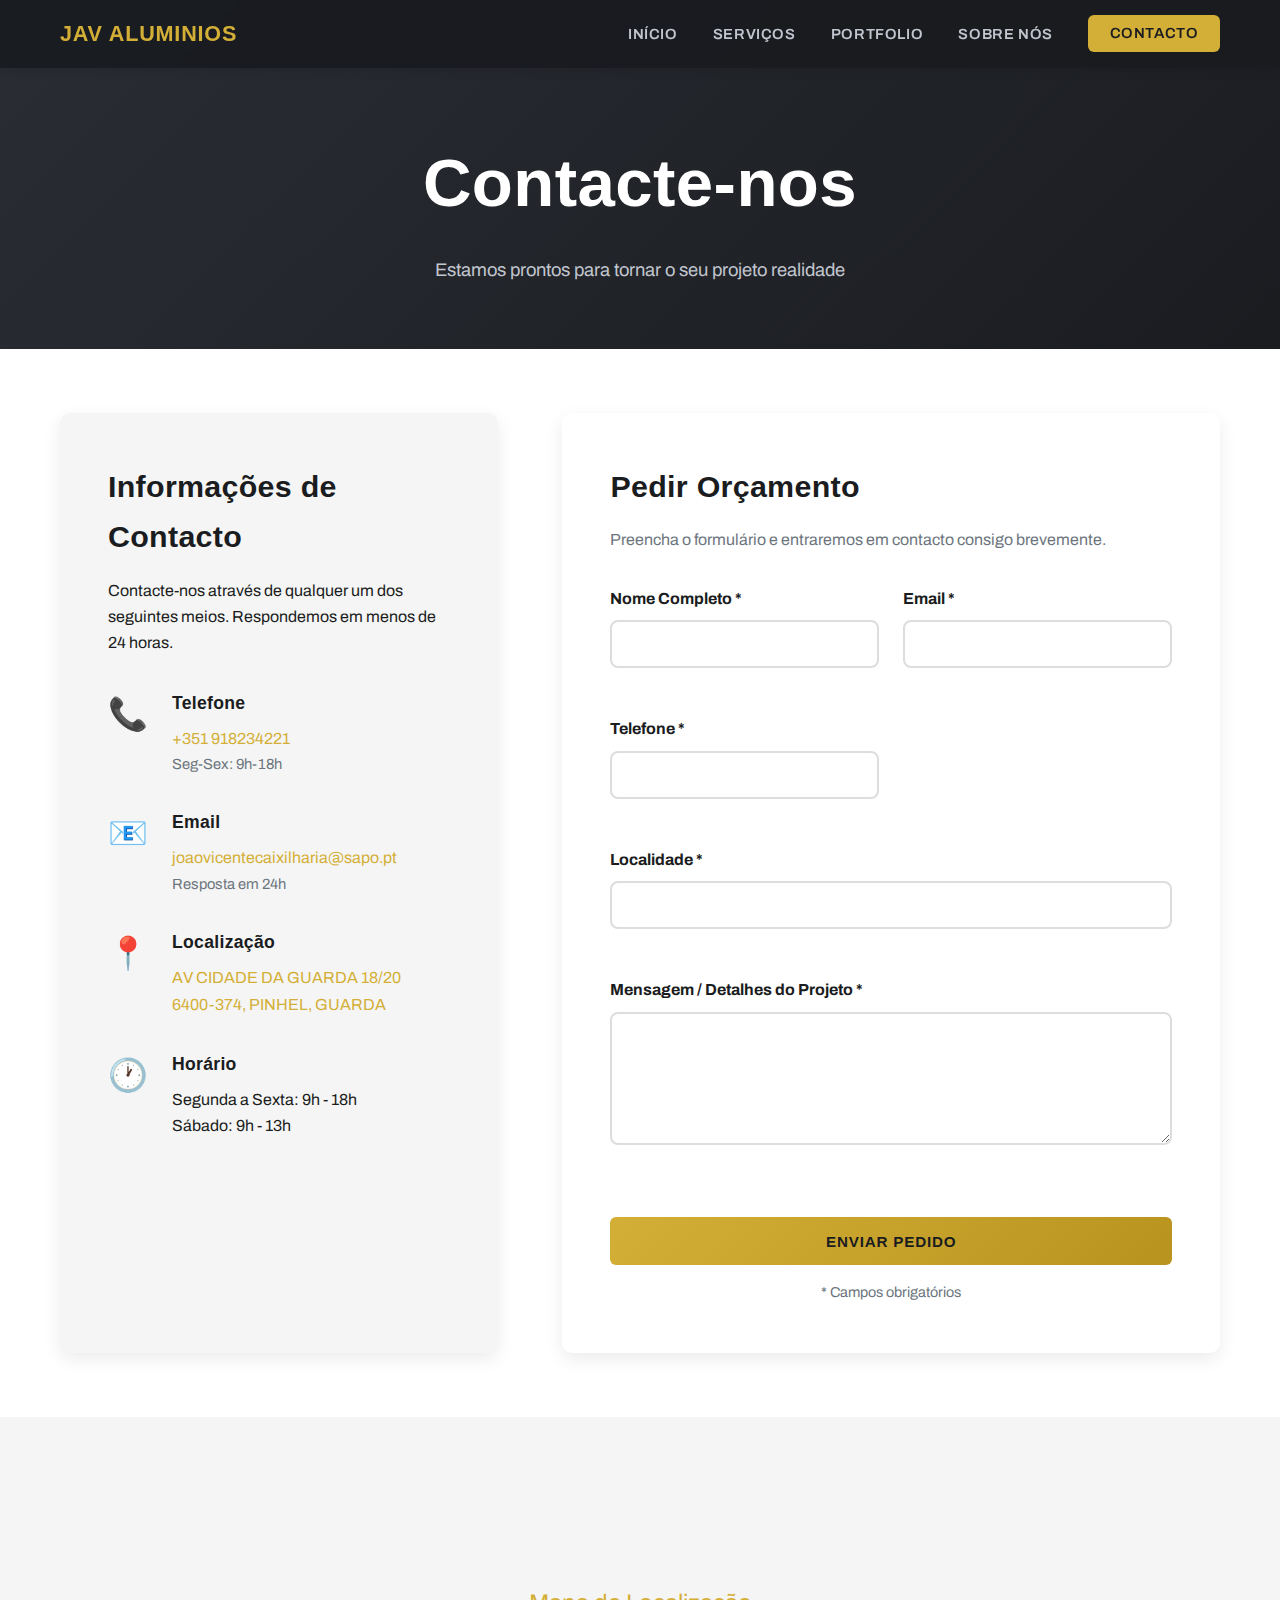
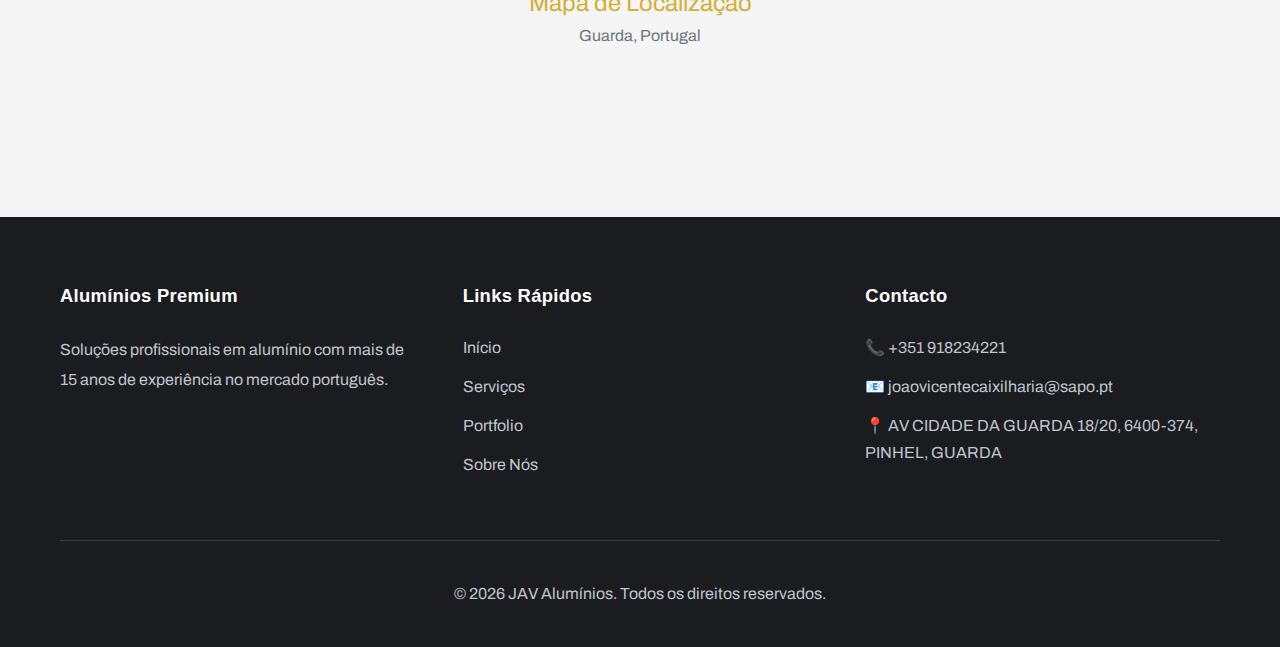
<file: contacto.html>
<!DOCTYPE html>
<html lang="pt">
<head>
    <meta charset="UTF-8">
    <meta name="viewport" content="width=device-width, initial-scale=1.0">
    <meta name="description" content="Entre em contacto connosco para pedir o seu orçamento">
    <title>Contacto | JAV Alumínios</title>
    <link rel="stylesheet" href="css/style.css">
    <link href="https://fonts.googleapis.com/css2?family=Bebas+Neue&family=Archivo:wght@300;400;600;700&display=swap" rel="stylesheet">
</head>
<body>
    <!-- Navigation -->
    <nav class="navbar" id="navbar">
        <div class="container nav-container">
            <div class="logo">
                <a href="index.html"><span>JAV ALUMINIOS</span></a>
            </div>
            <button class="mobile-toggle" id="mobileToggle">
                <span></span>
                <span></span>
                <span></span>
            </button>
            <ul class="nav-menu" id="navMenu">
                <li><a href="index.html">Início</a></li>
                <li><a href="servicos.html">Serviços</a></li>
                <li><a href="portfolio.html">Portfolio</a></li>
                <li><a href="sobre.html">Sobre Nós</a></li>
                <li><a href="contacto.html" class="btn-contact active">Contacto</a></li>
            </ul>
        </div>
    </nav>

    <!-- Page Header -->
    <section class="page-header">
        <div class="container">
            <h1>Contacte-nos</h1>
            <p>Estamos prontos para tornar o seu projeto realidade</p>
        </div>
    </section>

    <!-- Contact Section -->
    <section class="contact-section">
        <div class="container">
            <div class="contact-grid">
                <!-- Contact Info -->
                <div class="contact-info-box">
                    <h2>Informações de Contacto</h2>
                    <p>Contacte-nos através de qualquer um dos seguintes meios. Respondemos em menos de 24 horas.</p>

                    <div class="contact-info-item">
                        <div class="icon">📞</div>
                        <div>
                            <h4>Telefone</h4>
                            <!-- Mobile: liga (tel:). Desktop: abre WhatsApp Web -->
                            <p>
                                <a href="tel:+351918234221"
                                   class="phone-link"
                                   data-phone="+351918234221"
                                   data-whatsapp="351918234221">
                                   +351 918234221
                                </a>
                            </p>
                            <p class="small">Seg-Sex: 9h-18h </p>
                        </div>
                    </div>

                    <div class="contact-info-item">
                        <div class="icon">📧</div>
                        <div>
                            <h4>Email</h4>
                            <!-- Abre app de email com destinatário + assunto + body -->
                            <p>
                                <a href="mailto:joaovicentecaixilharia@sapo.pt?subject=Pedido%20de%20Or%C3%A7amento&body=Ol%C3%A1%2C%0D%0APretendo%20um%20or%C3%A7amento%20para%3A%0D%0A%0D%0AObrigado."
                                   class="email-link">
                                   joaovicentecaixilharia@sapo.pt
                                </a>
                            </p>
                            <p class="small">Resposta em 24h</p>
                        </div>
                    </div>

                    <div class="contact-info-item">
                        <div class="icon">📍</div>
                        <div>
                          <h4>Localização</h4>
                          <p>
                            <a href="https://www.google.com/maps?cid=8774630323236650285"
                               target="_blank" rel="noopener noreferrer">
                              AV CIDADE DA GUARDA 18/20
                            </a>
                          </p>
                          <p>
                            <a href="https://www.google.com/maps?cid=8774630323236650285"
                               target="_blank" rel="noopener noreferrer">
                              6400-374, PINHEL, GUARDA
                            </a>
                          </p>
                        </div>
                      </div>                                         

                    <div class="contact-info-item">
                        <div class="icon">🕐</div>
                        <div>
                            <h4>Horário</h4>
                            <p>Segunda a Sexta: 9h - 18h</p>
                            <p>Sábado: 9h - 13h</p>
                        </div>
                    </div>
                </div>

                <!-- Contact Form -->
                <div class="contact-form-box">
                    <h2>Pedir Orçamento</h2>
                    <p>Preencha o formulário e entraremos em contacto consigo brevemente.</p>

                    <form id="contactForm" class="contact-form" novalidate>
                        <div class="form-row">
                            <div class="form-group">
                                <label for="nome">Nome Completo *</label>
                                <input type="text" id="nome" name="nome" required>
                                <span class="error-message"></span>
                            </div>

                            <div class="form-group">
                                <label for="email">Email *</label>
                                <input type="email" id="email" name="email" required>
                                <span class="error-message"></span>
                            </div>
                        </div>

                        <div class="form-row">
                            <div class="form-group">
                                <label for="telefone">Telefone *</label>
                                <input type="tel" id="telefone" name="telefone" required>
                                <span class="error-message"></span>
                            </div>

                        </div>

                        <div class="form-group">
                            <label for="localidade">Localidade *</label>
                            <input type="text" id="localidade" name="localidade" required>
                            <span class="error-message"></span>
                        </div>

                        <div class="form-group">
                            <label for="mensagem">Mensagem / Detalhes do Projeto *</label>
                            <textarea id="mensagem" name="mensagem" rows="6" required></textarea>
                            <span class="error-message"></span>
                        </div>

                        <div style="position:absolute; left:-9999px;" aria-hidden="true">
                            <label>Não preencher:
                              <input type="text" name="botField" tabindex="-1" autocomplete="off">
                            </label>
                          </div>
                          

                        <button type="submit" class="btn btn-primary btn-submit">
                            <span class="btn-text">Enviar Pedido</span>
                            <span class="btn-loading" style="display: none;">A enviar...</span>
                        </button>

                        <p class="form-note">* Campos obrigatórios</p>
                    </form>

                    <div id="formSuccess" class="form-message success" style="display: none;">
                        <h3>✓ Pedido Enviado com Sucesso!</h3>
                        <p>Obrigado pelo seu contacto. Entraremos em contacto consigo nas próximas 24 horas.</p>
                    </div>

                    <div id="formError" class="form-message error" style="display: none;">
                        <h3>✗ Erro ao Enviar</h3>
                        <p>Ocorreu um erro. Por favor, tente novamente ou contacte-nos diretamente por telefone.</p>
                    </div>
                </div>
            </div>
        </div>
    </section>

    <!-- Map Section (placeholder) -->
    <section class="map-section">
        <div class="map-placeholder">
            <p>
                <a href="https://www.google.com/maps?cid=8774630323236650285"
                target="_blank" rel="noopener noreferrer">
                Mapa de Localização
             </a>             
            </p>
            <p class="small">Guarda, Portugal</p>
        </div>
    </section>

    <!-- Footer -->
    <footer class="footer">
        <div class="container">
            <div class="footer-grid">
                <div class="footer-col">
                    <h4>Alumínios Premium</h4>
                    <p>Soluções profissionais em alumínio com mais de 15 anos de experiência no mercado português.</p>
                </div>
                <div class="footer-col">
                    <h4>Links Rápidos</h4>
                    <ul>
                        <li><a href="index.html">Início</a></li>
                        <li><a href="servicos.html">Serviços</a></li>
                        <li><a href="portfolio.html">Portfolio</a></li>
                        <li><a href="sobre.html">Sobre Nós</a></li>
                    </ul>
                </div>
                <div class="footer-col">
                    <h4>Contacto</h4>
                    <ul class="contact-info">
                        <li>📞
                            <a href="tel:+351918234221"
                               class="phone-link"
                               data-phone="+351918234221"
                               data-whatsapp="351918234221">
                               +351 918234221
                            </a>
                        </li>
                        <li>📧
                            <a href="mailto:joaovicentecaixilharia@sapo.pt?subject=Pedido%20de%20Or%C3%A7amento&body=Ol%C3%A1%2C%0D%0APretendo%20um%20or%C3%A7amento%20para%3A%0D%0A%0D%0AObrigado."
                               class="email-link">
                               joaovicentecaixilharia@sapo.pt
                            </a>
                        </li>
                        <li>📍
                            <a href="https://www.google.com/maps?cid=8774630323236650285"
                               target="_blank" rel="noopener noreferrer">
                               AV CIDADE DA GUARDA 18/20, 6400-374, PINHEL, GUARDA
                            </a>
                          </li>                          
                    </ul>
                </div>
            </div>
            <div class="footer-bottom" style="margin-top: 24px; text-align: center;">
                <p>© <span id="year"></span> JAV Alumínios. Todos os direitos reservados.</p>
            </div>
        </div>
    </footer>

    <!-- JS: telefone (mobile liga, desktop abre WhatsApp) + ano automático -->
    <script>
      function isMobileDevice() {
        return /Android|iPhone|iPad|iPod|IEMobile|Opera Mini/i.test(navigator.userAgent);
      }

      document.addEventListener("DOMContentLoaded", () => {
        // ano no footer (se existir)
        const yearEl = document.getElementById("year");
        if (yearEl) yearEl.textContent = new Date().getFullYear();

        // aplica comportamento a TODOS os links de telefone na página
        const phoneLinks = document.querySelectorAll(".phone-link");
        if (!phoneLinks.length) return;

        phoneLinks.forEach((phoneLink) => {
          phoneLink.addEventListener("click", (e) => {
            const phone = phoneLink.getAttribute("data-phone") || "+351918234221";
            const wa = phoneLink.getAttribute("data-whatsapp") || "351918234221";

            if (!isMobileDevice()) {
              // Desktop: abre WhatsApp Web
              e.preventDefault();
              const msg = encodeURIComponent("Olá! Gostaria de pedir um orçamento.");
              window.open(`https://wa.me/${wa}?text=${msg}`, "_blank", "noopener,noreferrer");
            } else {
              // Mobile: garante tel:
              phoneLink.setAttribute("href", `tel:${phone}`);
            }
          });
        });
      });
    </script>
    <script src="js/form-handler.js" defer></script>
</body>
</html>
</file>
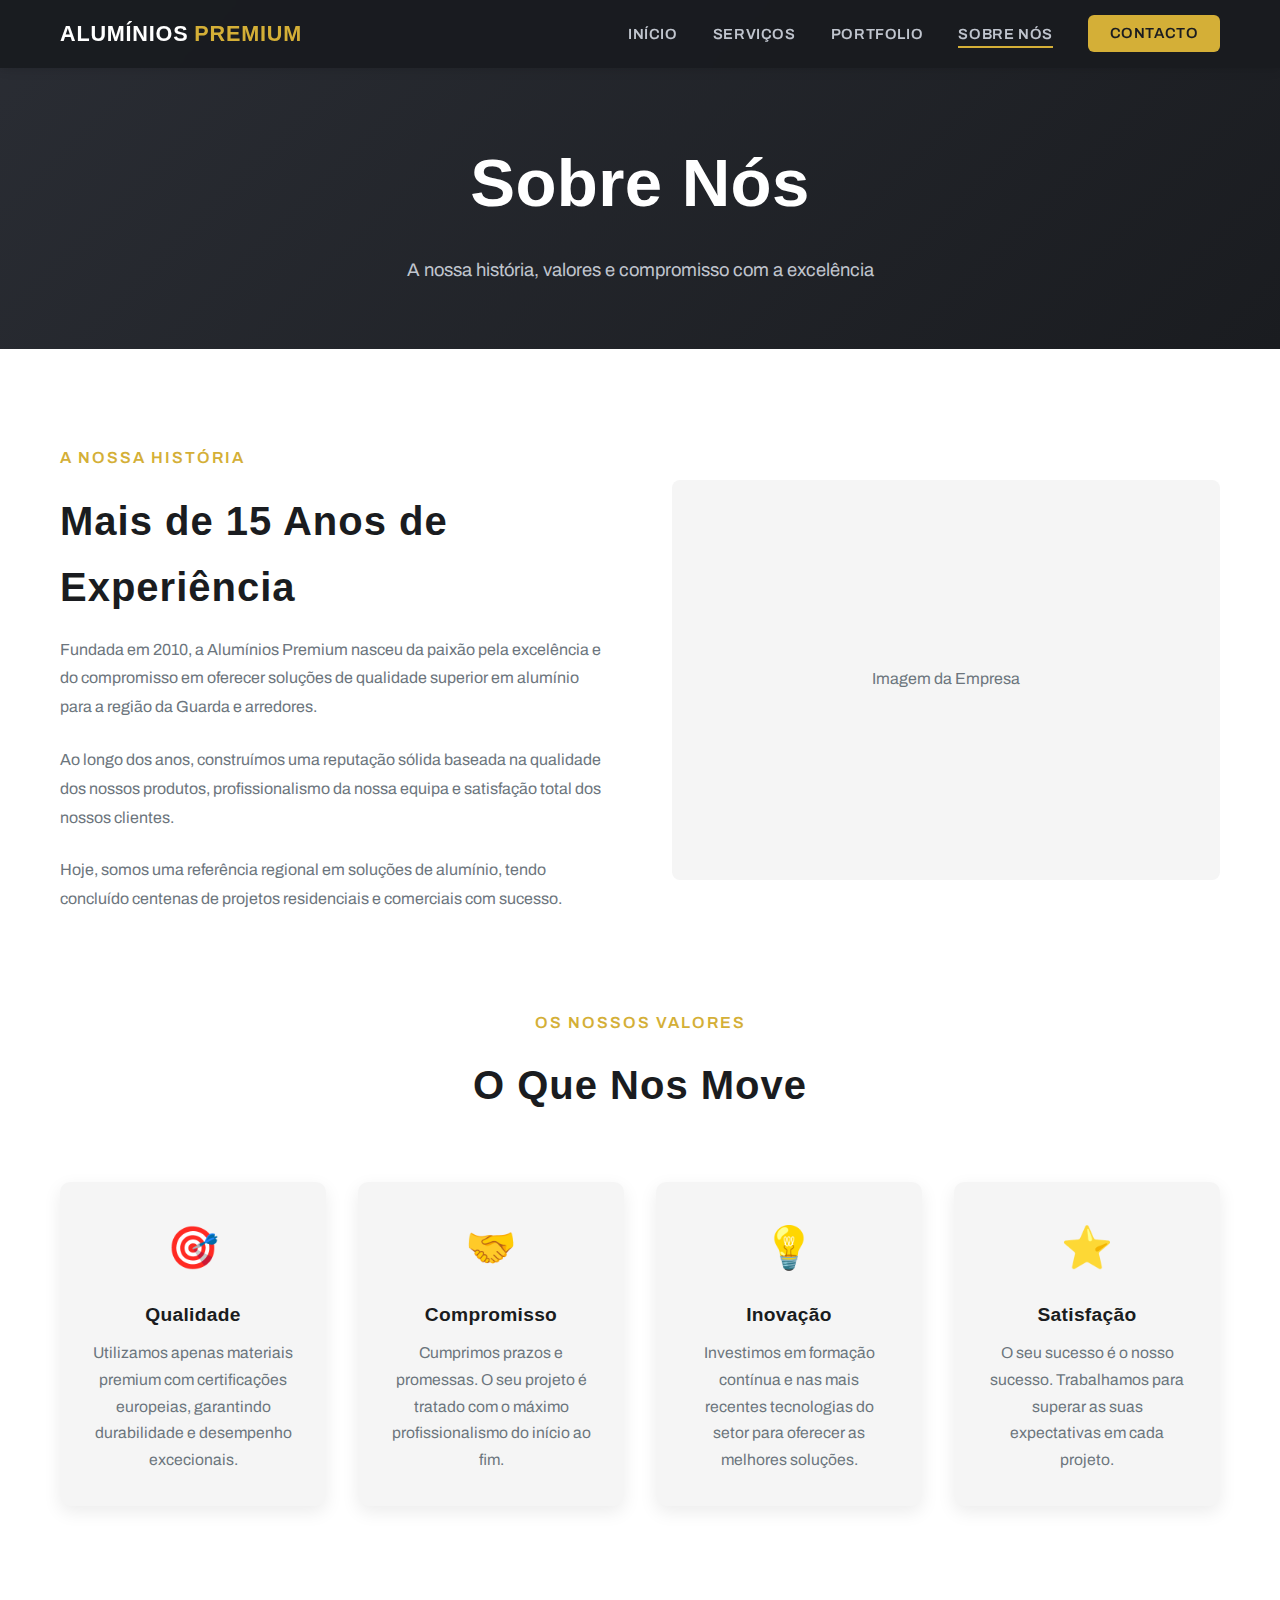
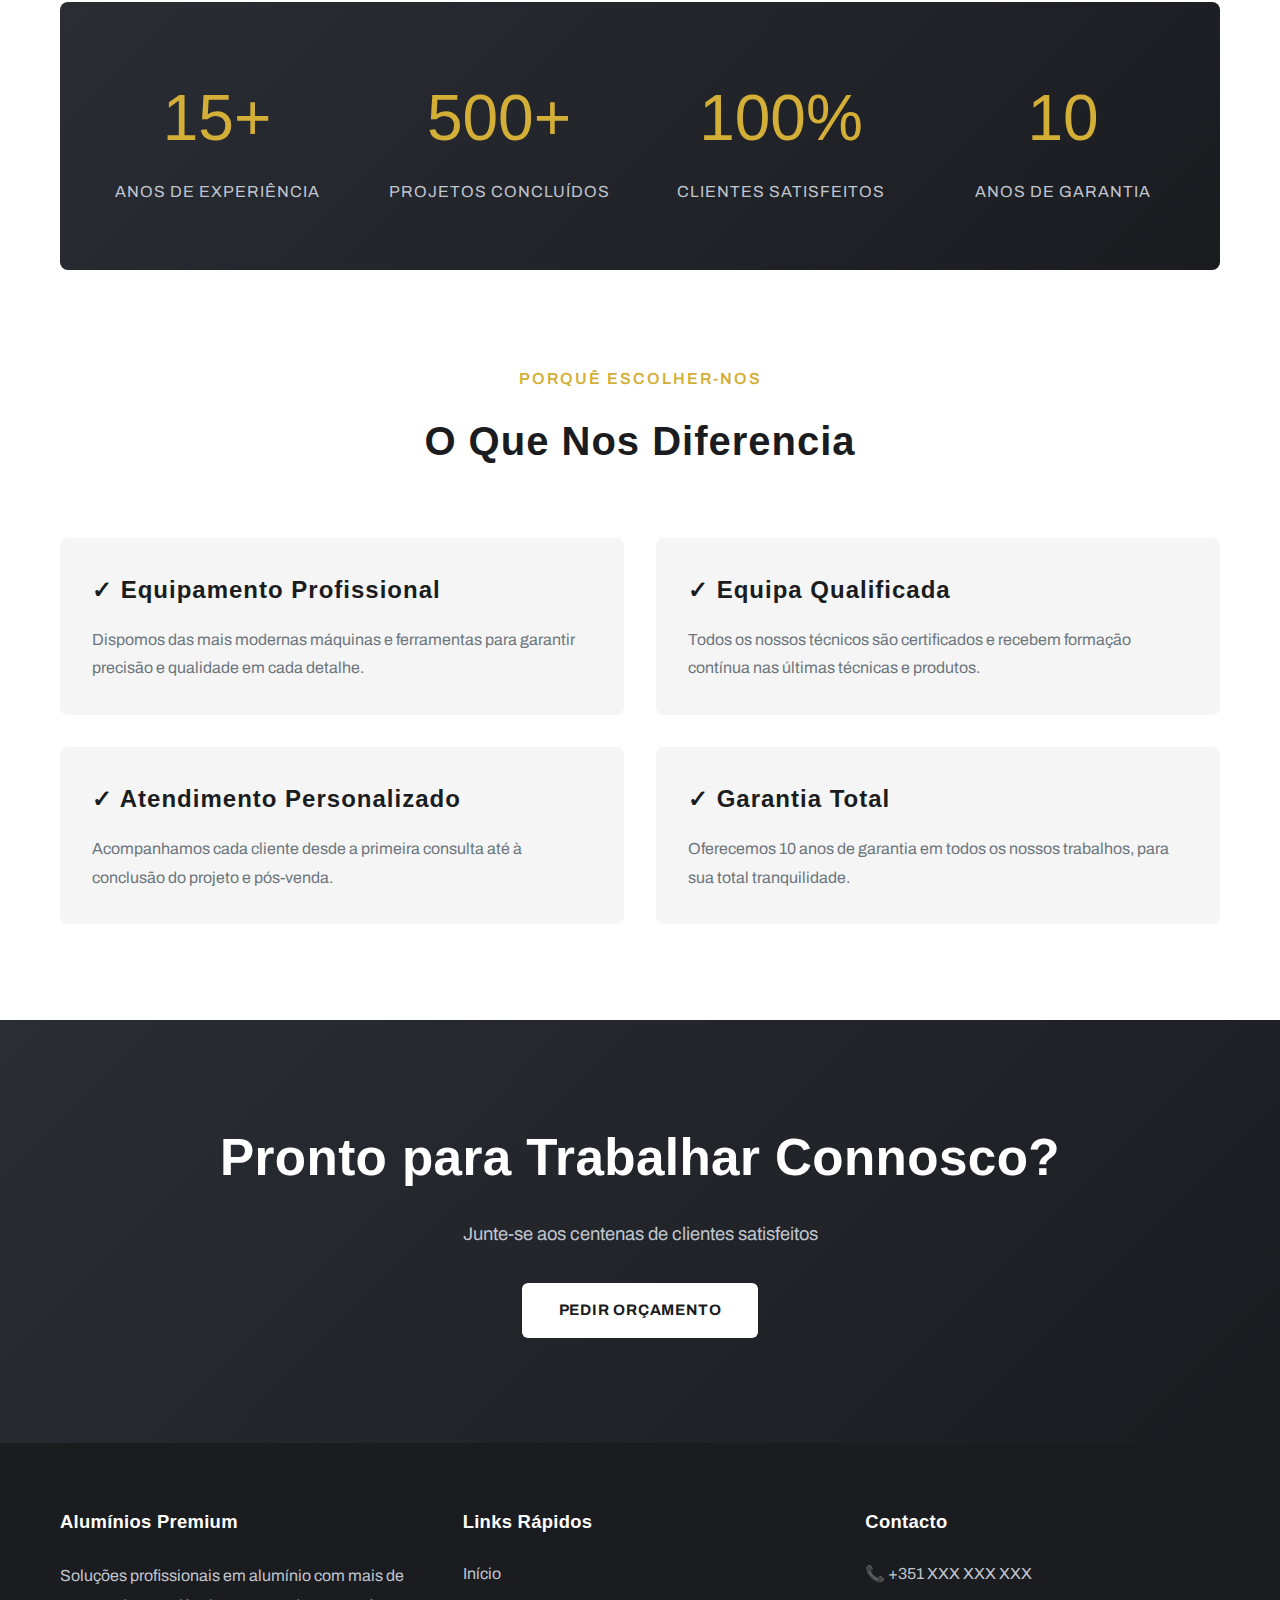
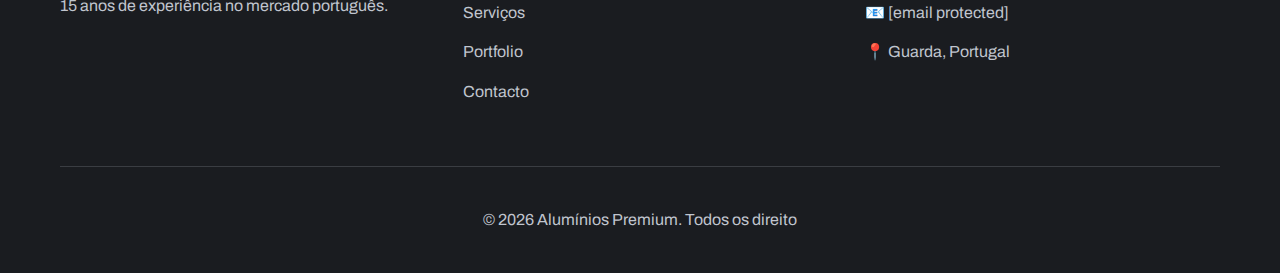
<file: sobre.html>
<!DOCTYPE html>
<html lang="pt">
<head>
    <meta charset="UTF-8">
    <meta name="viewport" content="width=device-width, initial-scale=1.0">
    <meta name="description" content="Conheça a história e equipa da Alumínios Premium - 15 anos de excelência">
    <title>Sobre Nós | Alumínios Premium</title>
    <link rel="stylesheet" href="css/style.css">
    <link href="https://fonts.googleapis.com/css2?family=Bebas+Neue&family=Archivo:wght@300;400;600;700&display=swap" rel="stylesheet">
</head>
<body>
    <!-- Navigation -->
    <nav class="navbar" id="navbar">
        <div class="container nav-container">
            <div class="logo">
                <a href="index.html">ALUMÍNIOS<span>PREMIUM</span></a>
            </div>
            <button class="mobile-toggle" id="mobileToggle">
                <span></span>
                <span></span>
                <span></span>
            </button>
            <ul class="nav-menu" id="navMenu">
                <li><a href="index.html">Início</a></li>
                <li><a href="servicos.html">Serviços</a></li>
                <li><a href="portfolio.html">Portfolio</a></li>
                <li><a href="sobre.html" class="active">Sobre Nós</a></li>
                <li><a href="contacto.html" class="btn-contact">Contacto</a></li>
            </ul>
        </div>
    </nav>

    <!-- Page Header -->
    <section class="page-header">
        <div class="container">
            <h1>Sobre Nós</h1>
            <p>A nossa história, valores e compromisso com a excelência</p>
        </div>
    </section>

    <!-- About Content -->
    <section style="padding: 6rem 0;">
        <div class="container">
            <div style="display: grid; grid-template-columns: 1fr 1fr; gap: 4rem; align-items: center; margin-bottom: 6rem;">
                <div>
                    <span style="color: var(--primary-color); font-weight: 600; letter-spacing: 2px; text-transform: uppercase;">A Nossa História</span>
                    <h2 style="font-family: var(--font-display); font-size: 2.5rem; margin: 1rem 0; letter-spacing: 1px;">Mais de 15 Anos de Experiência</h2>
                    <p style="color: var(--gray); line-height: 1.8; margin-bottom: 1.5rem;">
                        Fundada em 2010, a Alumínios Premium nasceu da paixão pela excelência e do compromisso em oferecer soluções de qualidade superior em alumínio para a região da Guarda e arredores.
                    </p>
                    <p style="color: var(--gray); line-height: 1.8; margin-bottom: 1.5rem;">
                        Ao longo dos anos, construímos uma reputação sólida baseada na qualidade dos nossos produtos, profissionalismo da nossa equipa e satisfação total dos nossos clientes.
                    </p>
                    <p style="color: var(--gray); line-height: 1.8;">
                        Hoje, somos uma referência regional em soluções de alumínio, tendo concluído centenas de projetos residenciais e comerciais com sucesso.
                    </p>
                </div>
                <div style="background: var(--bg-light); height: 400px; border-radius: 8px; display: flex; align-items: center; justify-content: center;">
                    <p style="color: var(--gray);">Imagem da Empresa</p>
                </div>
            </div>

            <!-- Values -->
            <div style="text-align: center; margin-bottom: 4rem;">
                <span style="color: var(--primary-color); font-weight: 600; letter-spacing: 2px; text-transform: uppercase;">Os Nossos Valores</span>
                <h2 style="font-family: var(--font-display); font-size: 2.5rem; margin: 1rem 0; letter-spacing: 1px;">O Que Nos Move</h2>
            </div>

            <div class="features-grid" style="margin-bottom: 6rem;">
                <div class="feature-card">
                    <div class="feature-icon">🎯</div>
                    <h3>Qualidade</h3>
                    <p>Utilizamos apenas materiais premium com certificações europeias, garantindo durabilidade e desempenho excecionais.</p>
                </div>
                <div class="feature-card">
                    <div class="feature-icon">🤝</div>
                    <h3>Compromisso</h3>
                    <p>Cumprimos prazos e promessas. O seu projeto é tratado com o máximo profissionalismo do início ao fim.</p>
                </div>
                <div class="feature-card">
                    <div class="feature-icon">💡</div>
                    <h3>Inovação</h3>
                    <p>Investimos em formação contínua e nas mais recentes tecnologias do setor para oferecer as melhores soluções.</p>
                </div>
                <div class="feature-card">
                    <div class="feature-icon">⭐</div>
                    <h3>Satisfação</h3>
                    <p>O seu sucesso é o nosso sucesso. Trabalhamos para superar as suas expectativas em cada projeto.</p>
                </div>
            </div>

            <!-- Stats -->
            <div style="background: linear-gradient(135deg, var(--secondary-color), var(--bg-dark)); padding: 4rem 2rem; border-radius: 8px; margin-bottom: 6rem;">
                <div class="features-grid">
                    <div style="text-align: center;">
                        <div style="font-family: var(--font-display); font-size: 4rem; color: var(--primary-color); margin-bottom: 0.5rem;">15+</div>
                        <div style="color: var(--text-light); text-transform: uppercase; letter-spacing: 1px;">Anos de Experiência</div>
                    </div>
                    <div style="text-align: center;">
                        <div style="font-family: var(--font-display); font-size: 4rem; color: var(--primary-color); margin-bottom: 0.5rem;">500+</div>
                        <div style="color: var(--text-light); text-transform: uppercase; letter-spacing: 1px;">Projetos Concluídos</div>
                    </div>
                    <div style="text-align: center;">
                        <div style="font-family: var(--font-display); font-size: 4rem; color: var(--primary-color); margin-bottom: 0.5rem;">100%</div>
                        <div style="color: var(--text-light); text-transform: uppercase; letter-spacing: 1px;">Clientes Satisfeitos</div>
                    </div>
                    <div style="text-align: center;">
                        <div style="font-family: var(--font-display); font-size: 4rem; color: var(--primary-color); margin-bottom: 0.5rem;">10</div>
                        <div style="color: var(--text-light); text-transform: uppercase; letter-spacing: 1px;">Anos de Garantia</div>
                    </div>
                </div>
            </div>

            <!-- Why Choose Us -->
            <div style="text-align: center; margin-bottom: 4rem;">
                <span style="color: var(--primary-color); font-weight: 600; letter-spacing: 2px; text-transform: uppercase;">Porquê Escolher-nos</span>
                <h2 style="font-family: var(--font-display); font-size: 2.5rem; margin: 1rem 0; letter-spacing: 1px;">O Que Nos Diferencia</h2>
            </div>

            <div style="display: grid; grid-template-columns: repeat(2, 1fr); gap: 2rem;">
                <div style="padding: 2rem; background: var(--bg-light); border-radius: 8px;">
                    <h3 style="font-family: var(--font-display); font-size: 1.5rem; margin-bottom: 1rem; letter-spacing: 1px;">✓ Equipamento Profissional</h3>
                    <p style="color: var(--gray); line-height: 1.8;">Dispomos das mais modernas máquinas e ferramentas para garantir precisão e qualidade em cada detalhe.</p>
                </div>
                <div style="padding: 2rem; background: var(--bg-light); border-radius: 8px;">
                    <h3 style="font-family: var(--font-display); font-size: 1.5rem; margin-bottom: 1rem; letter-spacing: 1px;">✓ Equipa Qualificada</h3>
                    <p style="color: var(--gray); line-height: 1.8;">Todos os nossos técnicos são certificados e recebem formação contínua nas últimas técnicas e produtos.</p>
                </div>
                <div style="padding: 2rem; background: var(--bg-light); border-radius: 8px;">
                    <h3 style="font-family: var(--font-display); font-size: 1.5rem; margin-bottom: 1rem; letter-spacing: 1px;">✓ Atendimento Personalizado</h3>
                    <p style="color: var(--gray); line-height: 1.8;">Acompanhamos cada cliente desde a primeira consulta até à conclusão do projeto e pós-venda.</p>
                </div>
                <div style="padding: 2rem; background: var(--bg-light); border-radius: 8px;">
                    <h3 style="font-family: var(--font-display); font-size: 1.5rem; margin-bottom: 1rem; letter-spacing: 1px;">✓ Garantia Total</h3>
                    <p style="color: var(--gray); line-height: 1.8;">Oferecemos 10 anos de garantia em todos os nossos trabalhos, para sua total tranquilidade.</p>
                </div>
            </div>
        </div>
    </section>

    <!-- CTA Section -->
    <section class="cta-section">
        <div class="container">
            <div class="cta-content">
                <h2>Pronto para Trabalhar Connosco?</h2>
                <p>Junte-se aos centenas de clientes satisfeitos</p>
                <a href="contacto.html" class="btn btn-light">Pedir Orçamento</a>
            </div>
        </div>
    </section>

    <!-- Footer -->
    <footer class="footer">
        <div class="container">
            <div class="footer-grid">
                <div class="footer-col">
                    <h4>Alumínios Premium</h4>
                    <p>Soluções profissionais em alumínio com mais de 15 anos de experiência no mercado português.</p>
                </div>
                <div class="footer-col">
                    <h4>Links Rápidos</h4>
                    <ul>
                        <li><a href="index.html">Início</a></li>
                        <li><a href="servicos.html">Serviços</a></li>
                        <li><a href="portfolio.html">Portfolio</a></li>
                        <li><a href="contacto.html">Contacto</a></li>
                    </ul>
                </div>
                <div class="footer-col">
                    <h4>Contacto</h4>
                    <ul class="contact-info">
                        <li>📞 +351 XXX XXX XXX</li>
                        <li>📧 <a href="/cdn-cgi/l/email-protection" class="__cf_email__" data-cfemail="5f383a2d3e331f3e332a32363136302c712f2b">[email&#160;protected]</a></li>
                        <li>📍 Guarda, Portugal</li>
                    </ul>
                </div>
            </div>
            <div class="footer-bottom">
                <p>&copy; 2026 Alumínios Premium. Todos os direito
</file>
<file: css/style.css>
/* ==========================================
   ALUMÍNIOS PREMIUM - MAIN STYLESHEET (PRO)
   ========================================== */

/* CSS Variables */
:root {
    --primary-color: #d4af37;
    --secondary-color: #2a2d34;

    /* Accent mais discreto/profissional (azul menos “neon”) */
    --accent-color: #2f6fb7;

    --text-dark: #1a1c20;
    --text-light: #c0c5ce;
    --bg-dark: #1a1c20;
    --bg-light: #f5f5f5;
    --white: #ffffff;
    --gray: #6c757d;
    --success: #28a745;
    --error: #dc3545;

    /* Tipografia profissional */
    --font-display: 'Montserrat', sans-serif;
    --font-body: 'Archivo', sans-serif;

    --transition: all 0.3s ease;
    --shadow: 0 6px 18px rgba(0, 0, 0, 0.08);
    --shadow-lg: 0 16px 40px rgba(0, 0, 0, 0.16);

    --radius: 10px;
}

/* Reset & Base */
* {
    margin: 0;
    padding: 0;
    box-sizing: border-box;
}

html {
    scroll-behavior: smooth;
}

body {
    font-family: var(--font-body);
    font-size: 16px;
    line-height: 1.65;
    color: var(--text-dark);
    background: var(--white);
    -webkit-font-smoothing: antialiased;
    -moz-osx-font-smoothing: grayscale;
}

img {
    max-width: 100%;
    height: auto;
    display: block;
}

a {
    color: var(--primary-color);
    text-decoration: none;
    transition: var(--transition);
}

a:hover {
    color: var(--accent-color);
}

.container {
    max-width: 1200px;
    margin: 0 auto;
    padding: 0 20px;
}

.text-center {
    text-align: center;
}

/* ==========================================
   NAVIGATION
   ========================================== */
.navbar {
    position: fixed;
    top: 0;
    width: 100%;
    background: rgba(26, 28, 32, 0.98);
    backdrop-filter: blur(10px);
    z-index: 1000;
    box-shadow: 0 2px 10px rgba(0, 0, 0, 0.12);
    transition: var(--transition);
}

.navbar.scrolled {
    background: rgba(26, 28, 32, 1);
}

.nav-container {
    display: flex;
    justify-content: space-between;
    align-items: center;
    padding: 1rem 20px;
}

.logo a {
    font-family: var(--font-display);
    font-size: 1.35rem;
    letter-spacing: 0.8px;
    color: var(--white);
    display: flex;
    align-items: center;
    gap: 6px;
    font-weight: 700;
}

.logo span {
    color: var(--primary-color);
}

.nav-menu {
    display: flex;
    list-style: none;
    gap: 2.2rem;
    align-items: center;
}

.nav-menu a {
    color: var(--text-light);
    font-weight: 600;
    font-size: 0.92rem;
    letter-spacing: 0.6px;
    text-transform: uppercase;
    position: relative;
}

.nav-menu a::after {
    content: '';
    position: absolute;
    bottom: -6px;
    left: 0;
    width: 0;
    height: 2px;
    background: var(--primary-color);
    transition: width 0.3s ease;
}

.nav-menu a:hover::after,
.nav-menu a.active::after {
    width: 100%;
}

.btn-contact {
    background: var(--primary-color);
    color: var(--text-dark) !important;
    padding: 0.65rem 1.35rem;
    border-radius: 6px;
    font-weight: 700;
}

.btn-contact::after {
    display: none;
}

.btn-contact:hover {
    background: var(--accent-color);
    color: var(--white) !important;
    transform: translateY(-2px);
}

.mobile-toggle {
    display: none;
    flex-direction: column;
    gap: 5px;
    background: none;
    border: none;
    cursor: pointer;
}

.mobile-toggle span {
    width: 25px;
    height: 3px;
    background: var(--white);
    border-radius: 2px;
    transition: var(--transition);
}

/* ==========================================
   HERO SECTION
   ========================================== */
   .hero{
    min-height: 100vh;
    display: flex;
    align-items: center;
    justify-content: center;
    position: relative;
    overflow: hidden;
    padding-top: 80px;
  
    /* FOTO + gradiente por cima */
    background-image:
      linear-gradient(135deg, rgba(26, 28, 32, 0.75) 0%, rgba(42, 45, 52, 0.75) 100%),
      url("images/hero.jpg");
    background-size: cover;
    background-position: center;
    background-repeat: no-repeat;
  }
  
.hero::before {
    content: '';
    position: absolute;
    top: 0;
    left: 0;
    width: 100%;
    height: 100%;
    background:
        repeating-linear-gradient(90deg, transparent, transparent 2px, rgba(212, 175, 55, 0.03) 2px, rgba(212, 175, 55, 0.03) 4px),
        repeating-linear-gradient(0deg, transparent, transparent 2px, rgba(212, 175, 55, 0.03) 2px, rgba(212, 175, 55, 0.03) 4px);
    animation: gridMove 20s linear infinite;
}

@keyframes gridMove {
    0% { transform: translate(0, 0); }
    100% { transform: translate(50px, 50px); }
}

.hero-overlay {
    position: absolute;
    top: 0;
    left: 0;
    width: 100%;
    height: 100%;
    background: radial-gradient(circle at center, transparent 0%, rgba(26, 28, 32, 0.86) 100%);
}

.hero-content {
    position: relative;
    z-index: 10;
    text-align: center;
    animation: fadeInUp 1s ease-out;
}

@keyframes fadeInUp {
    from {
        opacity: 0;
        transform: translateY(30px);
    }
    to {
        opacity: 1;
        transform: translateY(0);
    }
}

.subtitle {
    display: block;
    font-family: var(--font-body);
    font-size: 0.98rem;
    color: var(--primary-color);
    letter-spacing: 1.5px;
    text-transform: uppercase;
    margin-bottom: 1rem;
    font-weight: 700;
}

.main-title {
    display: block;
    font-family: var(--font-display);
    font-size: clamp(2.6rem, 7vw, 5.4rem);
    color: var(--white);
    line-height: 1.08;
    letter-spacing: 0.4px;
    font-weight: 700;
}

.main-title.accent {
    background: linear-gradient(135deg, var(--primary-color), var(--accent-color));
    -webkit-background-clip: text;
    -webkit-text-fill-color: transparent;
    background-clip: text;
}

.hero-description {
    font-size: 1.15rem;
    color: var(--text-light);
    max-width: 720px;
    margin: 1.8rem auto;
    line-height: 1.85;
}

.hero-buttons {
    display: flex;
    gap: 1.2rem;
    justify-content: center;
    flex-wrap: wrap;
    margin-top: 2.6rem;
}

.scroll-indicator {
    position: absolute;
    bottom: 30px;
    left: 50%;
    transform: translateX(-50%);
    width: 30px;
    height: 50px;
    border: 2px solid var(--primary-color);
    border-radius: 20px;
    display: flex;
    justify-content: center;
    padding-top: 10px;
}

.scroll-indicator span {
    width: 4px;
    height: 8px;
    background: var(--primary-color);
    border-radius: 2px;
    animation: scroll 2s infinite;
}

@keyframes scroll {
    0%, 100% { transform: translateY(0); opacity: 0; }
    50% { transform: translateY(15px); opacity: 1; }
}

/* ==========================================
   BUTTONS
   ========================================== */
.btn {
    display: inline-block;
    padding: 0.95rem 2.3rem;
    font-weight: 700;
    font-size: 0.95rem;
    letter-spacing: 0.8px;
    text-transform: uppercase;
    border: none;
    border-radius: 6px;
    cursor: pointer;
    transition: var(--transition);
    position: relative;
    overflow: hidden;
}

.btn::before {
    content: '';
    position: absolute;
    top: 0;
    left: -100%;
    width: 100%;
    height: 100%;
    background: rgba(255, 255, 255, 0.2);
    transition: left 0.5s ease;
}

.btn:hover::before {
    left: 100%;
}

.btn-primary {
    background: linear-gradient(135deg, var(--primary-color), #b8941f);
    color: var(--text-dark);
}

.btn-primary:hover {
    transform: translateY(-2px);
    box-shadow: 0 10px 25px rgba(212, 175, 55, 0.28);
}

.btn-secondary {
    background: transparent;
    color: var(--white);
    border: 2px solid var(--primary-color);
}

.btn-secondary:hover {
    background: var(--primary-color);
    color: var(--text-dark);
}

.btn-light {
    background: var(--white);
    color: var(--text-dark);
}

.btn-light:hover {
    background: var(--primary-color);
    transform: translateY(-2px);
}

/* ==========================================
   FEATURES
   ========================================== */
.features {
    padding: 5rem 0;
    background: var(--white);
}

.features-grid {
    display: grid;
    grid-template-columns: repeat(auto-fit, minmax(250px, 1fr));
    gap: 2rem;
    align-items: stretch;
}

.feature-card {
    text-align: center;
    padding: 2rem;
    background: var(--bg-light);
    border-radius: var(--radius);
    transition: var(--transition);
    box-shadow: var(--shadow);
}

.feature-card:hover {
    transform: translateY(-5px);
    box-shadow: var(--shadow-lg);
}

.feature-icon {
    font-size: 2.6rem;
    margin-bottom: 1rem;
}

.feature-card h3 {
    font-family: var(--font-display);
    font-size: 1.2rem;
    margin-bottom: 0.6rem;
    letter-spacing: 0.3px;
    font-weight: 700;
    color: var(--text-dark);
}

.feature-card p {
    color: var(--gray);
    font-size: 0.98rem;
    line-height: 1.7;
}

/* ==========================================
   SECTIONS
   ========================================== */
.section-header {
    text-align: center;
    margin-bottom: 4rem;
}

.section-subtitle {
    display: block;
    color: var(--primary-color);
    font-size: 0.9rem;
    letter-spacing: 1.5px;
    text-transform: uppercase;
    font-weight: 700;
    margin-bottom: 0.5rem;
}

.section-title {
    font-family: var(--font-display);
    font-size: clamp(2.2rem, 4.5vw, 3.6rem);
    color: var(--text-dark);
    letter-spacing: 0.4px;
    margin-bottom: 1rem;
    font-weight: 700;
}

.section-description {
    font-size: 1.08rem;
    color: var(--gray);
    max-width: 720px;
    margin: 0 auto;
    line-height: 1.8;
}

/* ==========================================
   SERVICES
   ========================================== */
.services-preview {
    padding: 6rem 0;
    background: var(--bg-light);
}

.services-grid {
    display: grid;
    grid-template-columns: repeat(auto-fit, minmax(350px, 1fr));
    gap: 2rem;
}

.service-item {
    background: var(--white);
    border-radius: var(--radius);
    overflow: hidden;
    box-shadow: var(--shadow);
    transition: var(--transition);
}

.service-item:hover {
    transform: translateY(-10px);
    box-shadow: var(--shadow-lg);
}

.service-image {
    position: relative;
    height: 250px;
    overflow: hidden;
}

.service-image img {
    width: 100%;
    height: 100%;
    object-fit: cover;
    transition: transform 0.5s ease;
}

.service-item:hover .service-image img {
    transform: scale(1.08);
}

.service-overlay {
    position: absolute;
    top: 0;
    left: 0;
    width: 100%;
    height: 100%;
    background: rgba(26, 28, 32, 0.78);
    display: flex;
    align-items: center;
    justify-content: center;
    opacity: 0;
    transition: var(--transition);
}

.service-item:hover .service-overlay {
    opacity: 1;
}

.service-link {
    color: var(--white);
    font-weight: 700;
    font-size: 1.05rem;
    letter-spacing: 0.6px;
    text-transform: uppercase;
}

.service-item h3 {
    font-family: var(--font-display);
    font-size: 1.25rem;
    padding: 1.4rem 1.5rem 0.6rem;
    letter-spacing: 0.3px;
    font-weight: 700;
}

.service-item p {
    padding: 0 1.5rem 1.6rem;
    color: var(--gray);
    line-height: 1.75;
}

/* ==========================================
   CTA SECTION
   ========================================== */
.cta-section {
    padding: 6rem 0;
    background: linear-gradient(135deg, var(--secondary-color), var(--bg-dark));
    text-align: center;
}

.cta-content h2 {
    font-family: var(--font-display);
    font-size: clamp(2rem, 4.8vw, 3.2rem);
    color: var(--white);
    margin-bottom: 1rem;
    letter-spacing: 0.4px;
    font-weight: 700;
}

.cta-content p {
    font-size: 1.15rem;
    color: var(--text-light);
    margin-bottom: 2rem;
    line-height: 1.85;
}

/* ==========================================
   PAGE HEADER
   ========================================== */
.page-header {
    padding: 8rem 0 4rem;
    background: linear-gradient(135deg, var(--secondary-color), var(--bg-dark));
    text-align: center;
}

.page-header h1 {
    font-family: var(--font-display);
    font-size: clamp(2.4rem, 5.6vw, 4.2rem);
    color: var(--white);
    margin-bottom: 1rem;
    letter-spacing: 0.4px;
    font-weight: 700;
}

.page-header p {
    font-size: 1.15rem;
    color: var(--text-light);
}

/* ==========================================
   SERVICE DETAILS
   ========================================== */
.services-detail {
    padding: 4rem 0;
}

.service-detail {
    margin-bottom: 5rem;
}

.service-detail-content {
    display: grid;
    grid-template-columns: 1fr 1fr;
    gap: 4rem;
    align-items: center;
}

.service-detail-content.reverse {
    direction: rtl;
}

.service-detail-content.reverse > * {
    direction: ltr;
}

.service-detail-text h2 {
    font-family: var(--font-display);
    font-size: 2.3rem;
    margin-bottom: 1rem;
    letter-spacing: 0.3px;
    font-weight: 700;
}

.service-detail-text .lead {
    font-size: 1.15rem;
    color: var(--gray);
    margin-bottom: 2rem;
}

.feature-list {
    list-style: none;
    margin: 2rem 0;
}

.feature-list li {
    padding: 0.8rem 0;
    font-size: 1.05rem;
    color: var(--text-dark);
    border-bottom: 1px solid #eee;
}

.service-detail-image {
    border-radius: var(--radius);
    overflow: hidden;
    box-shadow: var(--shadow-lg);
}

.service-detail-image img {
    width: 100%;
    height: auto;
}

/* ==========================================
   CONTACT
   ========================================== */
.contact-section {
    padding: 4rem 0;
}

.contact-grid {
    display: grid;
    grid-template-columns: 1fr 1.5fr;
    gap: 4rem;
}

.contact-info-box {
    background: var(--bg-light);
    padding: 3rem;
    border-radius: var(--radius);
    box-shadow: var(--shadow);
}

.contact-info-box h2 {
    font-family: var(--font-display);
    font-size: 1.9rem;
    margin-bottom: 1rem;
    letter-spacing: 0.3px;
    font-weight: 700;
}

.contact-info-item {
    display: flex;
    gap: 1.5rem;
    margin: 2rem 0;
}

.contact-info-item .icon {
    font-size: 2rem;
}

.contact-info-item h4 {
    font-family: var(--font-display);
    font-size: 1.1rem;
    margin-bottom: 0.5rem;
    letter-spacing: 0.3px;
    font-weight: 700;
}

.contact-info-item .small {
    font-size: 0.92rem;
    color: var(--gray);
}

.social-links-contact {
    margin-top: 3rem;
}

.social-icons {
    display: flex;
    flex-direction: column;
    gap: 1rem;
    margin-top: 1rem;
}

.social-icons a {
    color: var(--text-dark);
    font-weight: 600;
}

.contact-form-box {
    background: var(--white);
    padding: 3rem;
    border-radius: var(--radius);
    box-shadow: var(--shadow);
}

.contact-form-box h2 {
    font-family: var(--font-display);
    font-size: 1.9rem;
    margin-bottom: 1rem;
    letter-spacing: 0.3px;
    font-weight: 700;
}

.contact-form-box > p {
    color: var(--gray);
    margin-bottom: 2rem;
}

.form-row {
    display: grid;
    grid-template-columns: 1fr 1fr;
    gap: 1.5rem;
}

.form-group {
    margin-bottom: 1.5rem;
}

.form-group label {
    display: block;
    margin-bottom: 0.5rem;
    font-weight: 700;
    color: var(--text-dark);
}

.form-group input,
.form-group select,
.form-group textarea {
    width: 100%;
    padding: 0.85rem;
    border: 2px solid #ddd;
    border-radius: 8px;
    font-family: var(--font-body);
    font-size: 1rem;
    transition: var(--transition);
    background: #fff;
}

.form-group input:focus,
.form-group select:focus,
.form-group textarea:focus {
    outline: none;
    border-color: var(--primary-color);
}

.form-group input.error,
.form-group select.error,
.form-group textarea.error {
    border-color: var(--error);
}

.error-message {
    display: block;
    color: var(--error);
    font-size: 0.85rem;
    margin-top: 0.3rem;
    min-height: 1.2rem;
}

.checkbox-label {
    display: flex;
    gap: 0.5rem;
    align-items: flex-start;
    cursor: pointer;
    font-weight: 400;
}

.checkbox-label input[type="checkbox"] {
    width: auto;
    margin-top: 0.2rem;
}

.btn-submit {
    width: 100%;
    margin-top: 1rem;
}

.form-note {
    text-align: center;
    color: var(--gray);
    font-size: 0.9rem;
    margin-top: 1rem;
}

.form-message {
    padding: 2rem;
    border-radius: var(--radius);
    text-align: center;
    margin-top: 2rem;
}

.form-message.success {
    background: #d4edda;
    border: 1px solid #c3e6cb;
    color: #155724;
}

.form-message.error {
    background: #f8d7da;
    border: 1px solid #f5c6cb;
    color: #721c24;
}

.form-message h3 {
    margin-bottom: 0.5rem;
}

.map-section {
    height: 400px;
    background: var(--bg-light);
}

.map-placeholder {
    height: 100%;
    display: flex;
    flex-direction: column;
    align-items: center;
    justify-content: center;
    color: var(--gray);
}

.map-placeholder p {
    font-size: 1.5rem;
}

.map-placeholder .small {
    font-size: 1rem;
}

/* ==========================================
   FOOTER
   ========================================== */
.footer {
    background: var(--bg-dark);
    color: var(--text-light);
    padding: 4rem 0 2rem;
}

.footer-grid {
    display: grid;
    grid-template-columns: repeat(auto-fit, minmax(250px, 1fr));
    gap: 3rem;
    margin-bottom: 3rem;
}

.footer-col h4 {
    font-family: var(--font-display);
    font-size: 1.15rem;
    color: var(--white);
    margin-bottom: 1.5rem;
    letter-spacing: 0.3px;
    font-weight: 700;
}

.footer-col p {
    color: var(--text-light);
    line-height: 1.85;
    margin-bottom: 1rem;
}

.footer-col ul {
    list-style: none;
}

.footer-col ul li {
    margin-bottom: 0.8rem;
}

.footer-col ul li a {
    color: var(--text-light);
}

.footer-col ul li a:hover {
    color: var(--primary-color);
}

.social-links {
    display: flex;
    gap: 1rem;
    margin-top: 1rem;
}

.social-links a {
    font-size: 1.5rem;
}

.contact-info li {
    color: var(--text-light);
}

.footer-bottom {
    text-align: center;
    padding-top: 2rem;
    border-top: 1px solid rgba(192, 197, 206, 0.2);
}

.footer-bottom p {
    color: var(--text-light);
    margin: 0.5rem 0;
}

.footer-bottom a {
    color: var(--text-light);
    margin: 0 0.5rem;
}

/* ==========================================
   RESPONSIVE
   ========================================== */
@media (max-width: 968px) {
    .nav-menu {
        position: fixed;
        top: 70px;
        right: -100%;
        width: 80%;
        max-width: 300px;
        height: calc(100vh - 70px);
        background: var(--bg-dark);
        flex-direction: column;
        padding: 2rem;
        align-items: flex-start;
        gap: 1.5rem;
        transition: right 0.3s ease;
        box-shadow: -5px 0 15px rgba(0, 0, 0, 0.3);
    }

    .nav-menu.active {
        right: 0;
    }

    .mobile-toggle {
        display: flex;
    }

    .hero-buttons {
        flex-direction: column;
        align-items: center;
    }

    .services-grid {
        grid-template-columns: 1fr;
    }

    .service-detail-content,
    .service-detail-content.reverse {
        grid-template-columns: 1fr;
        direction: ltr;
    }

    .contact-grid {
        grid-template-columns: 1fr;
    }

    .form-row {
        grid-template-columns: 1fr;
    }
}

@media (max-width: 576px) {
    .section-title {
        font-size: 2rem;
    }

    .btn {
        padding: 0.8rem 1.5rem;
        font-size: 0.9rem;
    }
}
</file>
